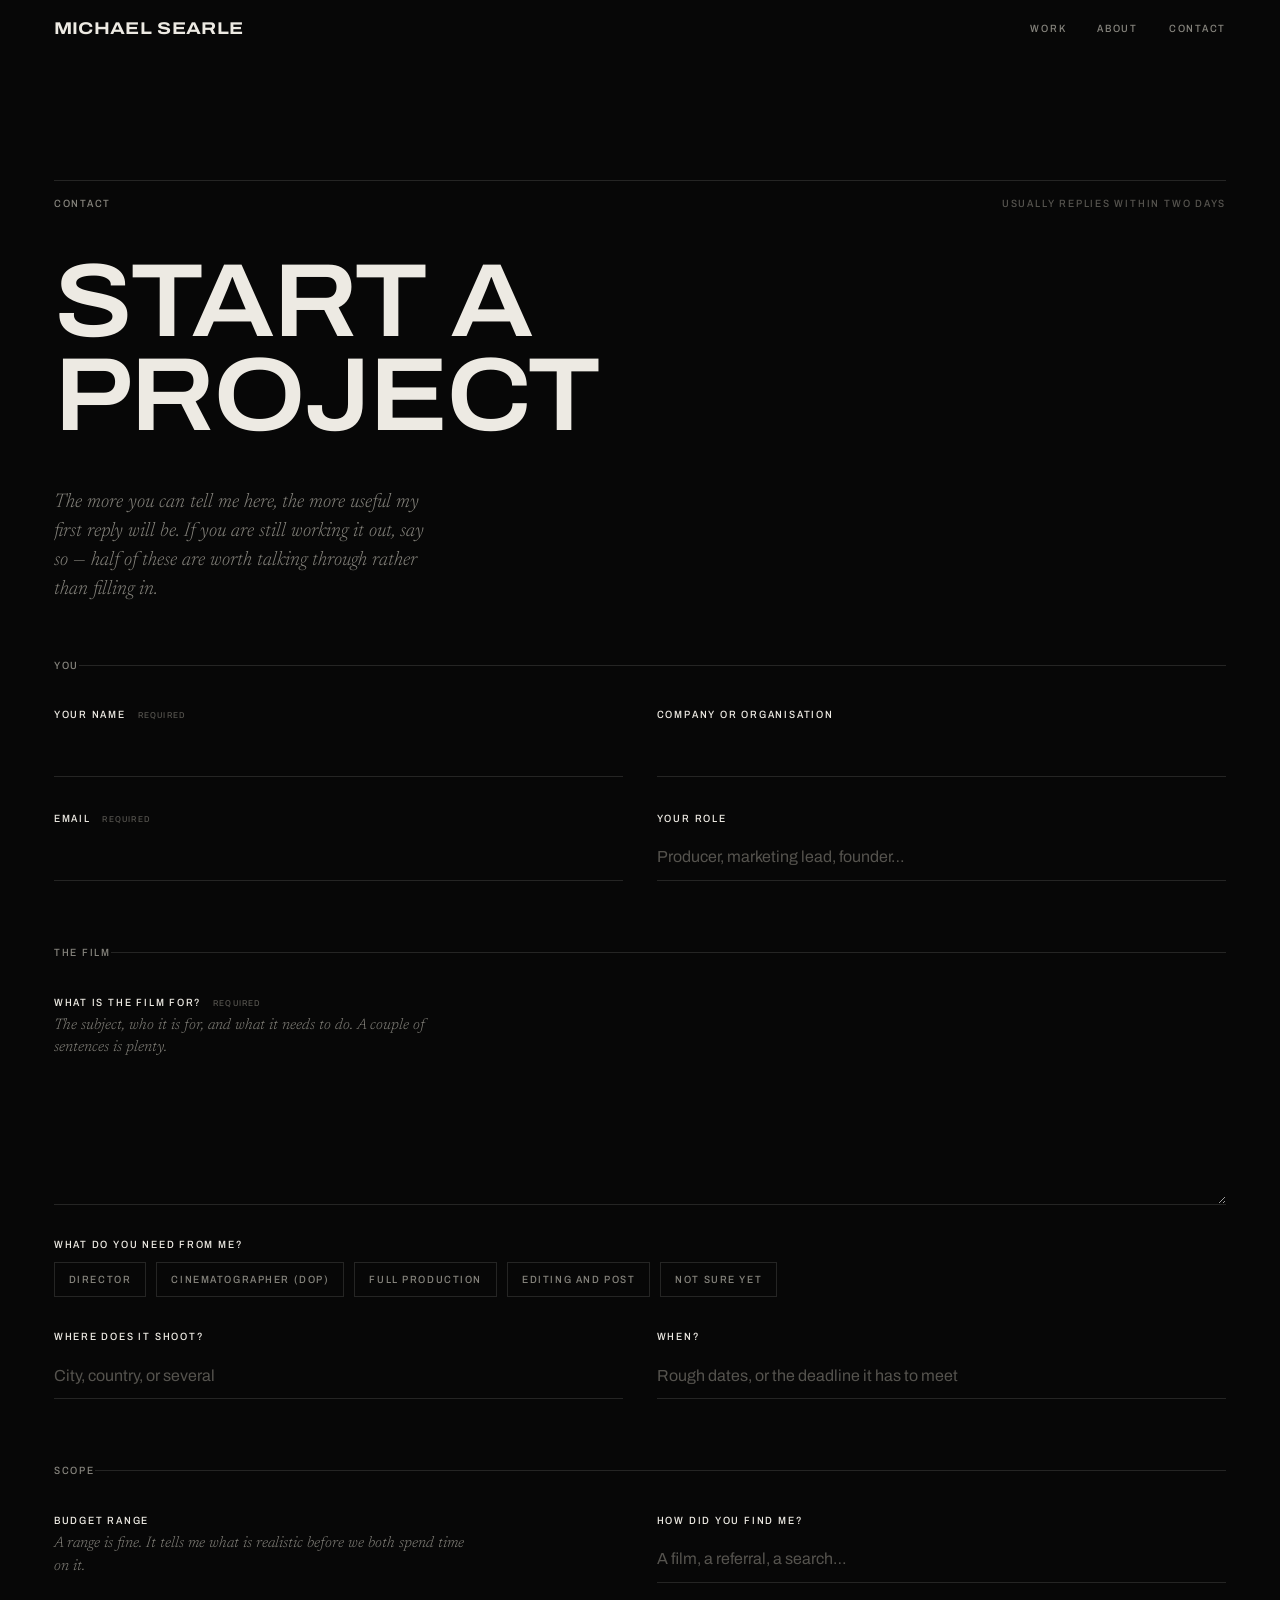
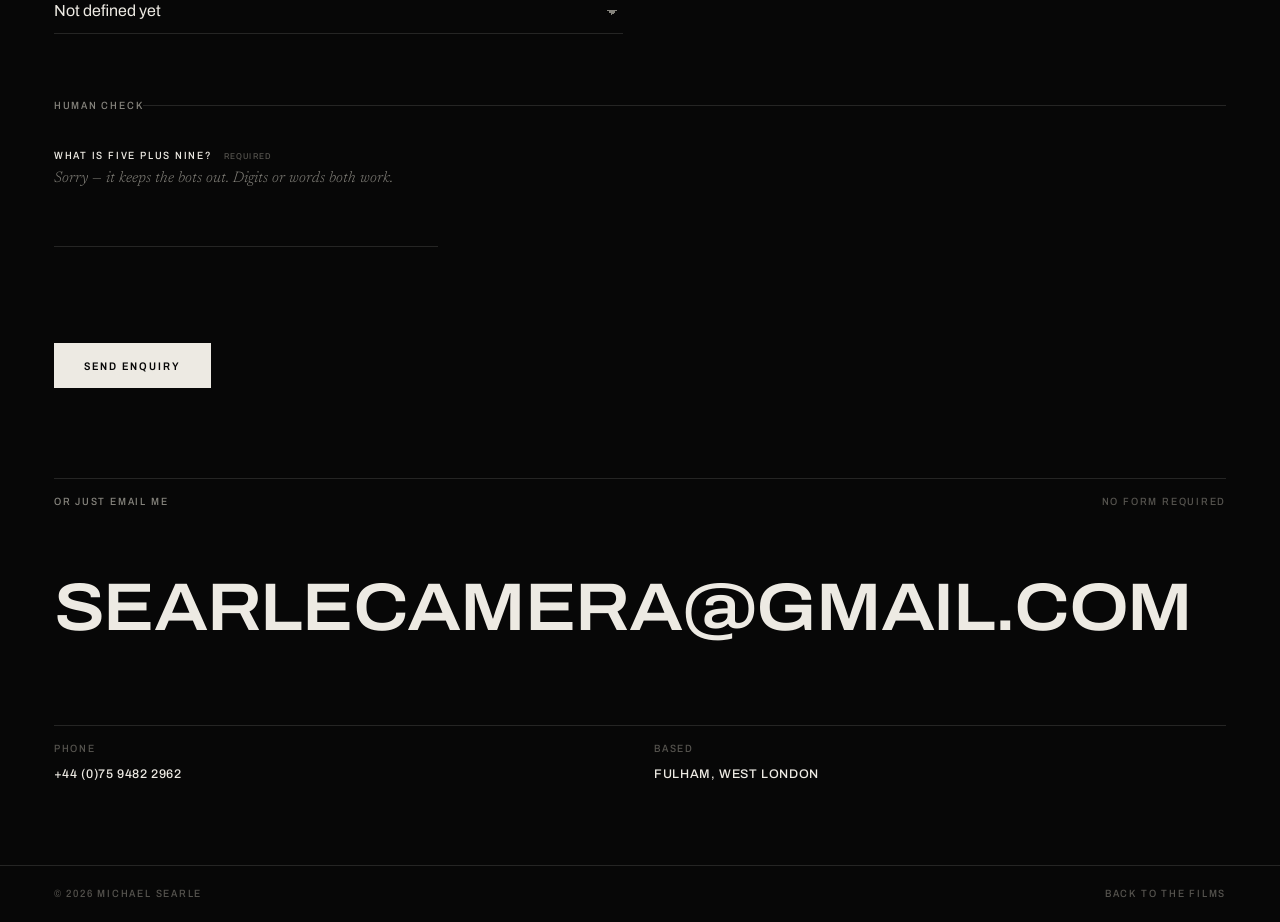
<file: contact.html>
<!doctype html>
<html lang="en" class="is-loading">
<head>
<meta charset="utf-8">
<meta name="viewport" content="width=device-width, initial-scale=1">
<title>Contact — Michael Searle</title>
<meta name="description" content="Start a project with Michael Searle, documentary director and cinematographer.">
<meta name="theme-color" content="#070707">

<meta property="og:type" content="website">
<meta property="og:site_name" content="Michael Searle">
<meta property="og:url" content="https://mikeysearle.github.io/contact.html">
<meta property="og:title" content="Contact — Michael Searle">
<meta property="og:description" content="Start a project with Michael Searle, documentary director and cinematographer.">
<meta property="og:image" content="https://mikeysearle.github.io/assets/img/share.jpg">
<meta property="og:image:width" content="1200">
<meta property="og:image:height" content="628">
<meta property="og:image:alt" content="Michael Searle">
<meta name="twitter:card" content="summary_large_image">
<meta name="twitter:image" content="https://mikeysearle.github.io/assets/img/share.jpg">

<link rel="icon" href="data:image/svg+xml,%3Csvg xmlns='http://www.w3.org/2000/svg' viewBox='0 0 32 32'%3E%3Crect width='32' height='32' fill='%23070707'/%3E%3Crect x='7' y='10' width='18' height='12' fill='none' stroke='%23EDEAE3' stroke-width='2'/%3E%3C/svg%3E">

<link rel="preconnect" href="https://fonts.googleapis.com">
<link rel="preconnect" href="https://fonts.gstatic.com" crossorigin>
<link href="https://fonts.googleapis.com/css2?family=Archivo:ital,wdth,wght@0,62..125,100..900;1,62..125,100..900&family=Newsreader:ital,opsz,wght@0,6..72,200..800;1,6..72,200..800&display=swap" rel="stylesheet">
<link rel="stylesheet" href="assets/css/site.css">
</head>
<body>

<a class="skip" href="#enquiry">Skip to the form</a>

<header class="masthead">
  <a class="wordmark" href="index.html">Michael&nbsp;Searle</a>
  <nav class="nav" aria-label="Primary">
    <a href="index.html#work">Work</a>
    <a href="index.html#about">About</a>
    <a href="contact.html" aria-current="page">Contact</a>
  </nav>
</header>

<main id="top" class="page">

  <section class="hero hero--page">
    <p class="rail">
      <span>Contact</span>
      <span class="rail__end">Usually replies within two days</span>
    </p>
    <h1 class="hero__line hero__line--page">
      <span class="rise"><span>Start a</span></span>
      <span class="rise"><span>Project</span></span>
    </h1>
    <p class="hero__note rise"><span>The more you can tell me here, the more useful my first reply
    will be. If you are still working it out, say so &mdash; half of these are worth talking through
    rather than filling in.</span></p>
  </section>

  <section id="enquiry" class="enquiry">
    <form class="form" id="enquiry-form" novalidate>

      <fieldset class="form__set">
        <legend class="form__legend">You</legend>

        <div class="form__grid">
          <p class="field">
            <label class="field__label" for="f-name">Your name <span class="field__req" aria-hidden="true">Required</span></label>
            <input class="field__input" id="f-name" name="name" type="text" autocomplete="name" required>
          </p>
          <p class="field">
            <label class="field__label" for="f-org">Company or organisation</label>
            <input class="field__input" id="f-org" name="organisation" type="text" autocomplete="organization">
          </p>
          <p class="field">
            <label class="field__label" for="f-email">Email <span class="field__req" aria-hidden="true">Required</span></label>
            <input class="field__input" id="f-email" name="email" type="email" autocomplete="email" required>
          </p>
          <p class="field">
            <label class="field__label" for="f-role">Your role</label>
            <input class="field__input" id="f-role" name="role" type="text" placeholder="Producer, marketing lead, founder…">
          </p>
        </div>
      </fieldset>

      <fieldset class="form__set">
        <legend class="form__legend">The film</legend>

        <p class="field">
          <label class="field__label" for="f-brief">What is the film for? <span class="field__req" aria-hidden="true">Required</span></label>
          <span class="field__hint">The subject, who it is for, and what it needs to do. A couple of sentences is plenty.</span>
          <textarea class="field__input field__input--area" id="f-brief" name="brief" rows="5" required></textarea>
        </p>

        <p class="field">
          <span class="field__label" id="need-label">What do you need from me?</span>
          <span class="checks" role="group" aria-labelledby="need-label">
            <label class="check"><input type="checkbox" name="need" value="Director"><span>Director</span></label>
            <label class="check"><input type="checkbox" name="need" value="Cinematographer (DOP)"><span>Cinematographer (DOP)</span></label>
            <label class="check"><input type="checkbox" name="need" value="Full production"><span>Full production</span></label>
            <label class="check"><input type="checkbox" name="need" value="Editing and post"><span>Editing and post</span></label>
            <label class="check"><input type="checkbox" name="need" value="Not sure yet"><span>Not sure yet</span></label>
          </span>
        </p>

        <div class="form__grid">
          <p class="field">
            <label class="field__label" for="f-where">Where does it shoot?</label>
            <input class="field__input" id="f-where" name="location" type="text" placeholder="City, country, or several">
          </p>
          <p class="field">
            <label class="field__label" for="f-when">When?</label>
            <input class="field__input" id="f-when" name="timing" type="text" placeholder="Rough dates, or the deadline it has to meet">
          </p>
        </div>
      </fieldset>

      <fieldset class="form__set">
        <legend class="form__legend">Scope</legend>

        <div class="form__grid">
          <p class="field">
            <label class="field__label" for="f-budget">Budget range</label>
            <span class="field__hint">A range is fine. It tells me what is realistic before we both spend time on it.</span>
            <select class="field__input field__input--select" id="f-budget" name="budget">
              <option value="Not defined yet">Not defined yet</option>
              <option value="Under £10,000">Under £10,000</option>
              <option value="£10,000 – £25,000">£10,000 – £25,000</option>
              <option value="£25,000 – £50,000">£25,000 – £50,000</option>
              <option value="£50,000 – £100,000">£50,000 – £100,000</option>
              <option value="£100,000+">£100,000+</option>
            </select>
          </p>
          <p class="field">
            <label class="field__label" for="f-heard">How did you find me?</label>
            <input class="field__input" id="f-heard" name="heard" type="text" placeholder="A film, a referral, a search…">
          </p>
        </div>
      </fieldset>

      <fieldset class="form__set form__set--check">
        <legend class="form__legend">Human check</legend>

        <p class="field field--narrow">
          <label class="field__label" for="f-human"><span id="human-question">Loading…</span> <span class="field__req" aria-hidden="true">Required</span></label>
          <span class="field__hint">Sorry — it keeps the bots out. Digits or words both work.</span>
          <input class="field__input" id="f-human" name="human" type="text" autocomplete="off" inputmode="numeric" required>
        </p>

        <!-- Honeypot: real people never see this, bots fill it in. -->
        <p class="trap" aria-hidden="true">
          <label for="f-website">Website</label>
          <input id="f-website" name="website" type="text" tabindex="-1" autocomplete="off">
        </p>
      </fieldset>

      <p class="form__error" id="form-error" role="alert" hidden></p>

      <div class="form__foot">
        <button class="submit" type="submit">Send enquiry</button>
        <span class="form__note" id="form-note"></span>
      </div>
    </form>

    <div class="sent" id="sent" hidden>
      <p class="sent__head">Thank you.</p>
      <p class="sent__body" id="sent-body"></p>
      <p class="sent__back"><a href="index.html">Back to the films</a></p>
    </div>
  </section>

  <section class="direct">
    <p class="rail">
      <span>Or just email me</span>
      <span class="rail__end">No form required</span>
    </p>
    <div class="contact__body">
      <a class="contact__mail" href="mailto:searlecamera@gmail.com">searlecamera@<wbr>gmail.com</a>
      <ul class="contact__links">
        <li><span class="contact__label">Phone</span><a href="tel:+447594822962">+44 (0)75 9482 2962</a></li>
        <li><span class="contact__label">Based</span><span>Fulham, West London</span></li>
      </ul>
    </div>
  </section>

</main>

<footer class="footer">
  <span>&copy; <span id="year">2026</span> Michael Searle</span>
  <a href="index.html">Back to the films</a>
</footer>

<script src="assets/js/contact.js"></script>
</body>
</html>
</file>
<file: assets/css/site.css>
/* ============================================================
   Michael Searle — documentary portfolio
   Palette rule: the page is monochrome. All colour comes from
   the film frames themselves, and only when you look at them.
   ============================================================ */

:root{
  --ink:       #070707;   /* page ground */
  --ink-lift:  #0e0e0e;   /* frame ground before an image loads */
  --paper:     #edeae3;   /* primary text, warm off-white */
  --haze:      #85837c;   /* secondary text */
  --haze-dim:  #55534e;   /* tertiary text, laurels */
  --rule:      rgba(237,234,227,.13);

  --gutter:    clamp(18px, 4.2vw, 68px);
  --band:      clamp(88px, 14vh, 190px);

  --f-display: 'Archivo', 'Helvetica Neue', Helvetica, Arial, sans-serif;
  --f-read:    'Newsreader', 'Iowan Old Style', 'Palatino Linotype', Georgia, serif;

  --ease:      cubic-bezier(.22,.61,.36,1);
  --wide:      112;       /* Archivo wdth axis, display role */
  --narrow:    86;        /* Archivo wdth axis, utility role */
}

*,*::before,*::after{ box-sizing:border-box; }

html{
  background:var(--ink);
  -webkit-text-size-adjust:100%;
  scroll-behavior:smooth;
  scroll-padding-top:96px;
}

body{
  margin:0;
  background:var(--ink);
  color:var(--paper);
  font-family:var(--f-display);
  font-size:16px;
  line-height:1.5;
  -webkit-font-smoothing:antialiased;
  text-rendering:optimizeLegibility;
  overflow-x:clip;
}

img{ display:block; max-width:100%; height:auto; }
button{ font:inherit; color:inherit; background:none; border:0; padding:0; cursor:pointer; }
a{ color:inherit; text-decoration:none; }

::selection{ background:var(--paper); color:var(--ink); }

:focus-visible{
  outline:1px solid var(--paper);
  outline-offset:5px;
}

/* ---------- shared type roles ---------- */

.rail,
.nav a,
.film__laurel,
.hud,
.ledger__row,
.contact__links,
.footer,
.viewer__close,
.film__cue{
  font-variation-settings:'wdth' var(--narrow);
  font-weight:500;
  font-size:10.5px;
  letter-spacing:.17em;
  text-transform:uppercase;
}

.skip{
  position:absolute; left:-9999px; top:0; z-index:200;
  background:var(--paper); color:var(--ink);
  padding:12px 18px; letter-spacing:.14em; text-transform:uppercase; font-size:11px;
}
.skip:focus{ left:12px; top:12px; }

/* ---------- masthead ---------- */

.masthead{
  position:fixed; inset:0 0 auto 0; z-index:60;
  display:flex; align-items:center; justify-content:space-between;
  gap:24px;
  padding:20px var(--gutter);
  transition:background .4s var(--ease), border-color .4s var(--ease), padding .4s var(--ease);
  border-bottom:1px solid transparent;
}
.masthead.is-stuck{
  background:rgba(7,7,7,.82);
  backdrop-filter:blur(14px);
  -webkit-backdrop-filter:blur(14px);
  border-bottom-color:var(--rule);
  padding-top:14px; padding-bottom:14px;
}

.wordmark{
  font-variation-settings:'wdth' 120;
  font-weight:700;
  font-size:clamp(13px, 1.35vw, 17px);
  letter-spacing:.02em;
  text-transform:uppercase;
  line-height:1;
}

.nav{ display:flex; gap:clamp(16px, 2.4vw, 38px); }
.nav a{ color:var(--haze); transition:color .3s var(--ease); }
.nav a:hover, .nav a:focus-visible{ color:var(--paper); }

/* ---------- section marker ---------- */

.rail{
  display:flex; justify-content:space-between; align-items:baseline; gap:20px;
  margin:0 0 clamp(34px, 5vw, 72px);
  padding-top:15px;
  border-top:1px solid var(--rule);
  color:var(--haze);
}
.rail__end{ color:var(--haze-dim); text-align:right; }

/* ---------- hero ---------- */

.hero{
  padding:clamp(140px, 20vh, 230px) var(--gutter) clamp(56px, 9vh, 110px);
}

.hero .rail{ margin-bottom:clamp(24px, 3.4vw, 46px); }

.hero__line{
  margin:0;
  font-variation-settings:'wdth' var(--wide);
  font-weight:600;
  font-size:min(9.4rem, calc((100vw - 2 * var(--gutter) - 14px) / 11.6));
  line-height:.88;
  letter-spacing:-.022em;
  text-transform:uppercase;
}

.hero__note{
  margin:clamp(26px, 3.6vw, 46px) 0 0;
  max-width:34ch;
  font-family:var(--f-read);
  font-style:italic;
  font-weight:300;
  font-size:clamp(1.02rem, 1.55vw, 1.35rem);
  line-height:1.45;
  color:var(--haze);
}

/* load-in */
.rise{ display:block; overflow:hidden; }
.rise > span{
  display:block;
  transform:translateY(110%);
  transition:transform 1.05s var(--ease);
}
html:not(.is-loading) .rise > span{ transform:none; }
.hero__line .rise:nth-child(1) > span{ transition-delay:.06s; }
.hero__line .rise:nth-child(2) > span{ transition-delay:.14s; }
.hero__line .rise:nth-child(3) > span{ transition-delay:.22s; }
.hero__note.rise > span{ transition-delay:.34s; }

.hero .rail{
  opacity:0;
  transition:opacity .9s var(--ease) .1s;
}
html:not(.is-loading) .hero .rail{ opacity:1; }

/* ---------- the contact sheet ---------- */

.work{ padding:0 var(--gutter) var(--band); }

.grid{
  display:grid;
  grid-template-columns:repeat(12, 1fr);
  gap:clamp(46px, 6vw, 120px) clamp(20px, 2.8vw, 52px);
  align-items:start;
}

.film{
  grid-column:span var(--span, 6);
  margin-top:calc(var(--push, 0) * 1px);
  opacity:0;
  transform:translateY(14px);
  transition:opacity .9s var(--ease), transform .9s var(--ease);
}
.film.is-in{ opacity:1; transform:none; }

.film__trigger{
  display:block; width:100%; text-align:left;
}

/* Most of the films are finished at 2.35:1, so YouTube's 16:9 stills arrive
   letterboxed. Cropping the frame to scope drops the bars exactly and gives
   the whole grid one ratio. A 16:9 film added later is cropped to match. */
.film__frame{
  position:relative;
  display:block;
  aspect-ratio:2.35 / 1;
  overflow:hidden;
  background:var(--ink-lift);
}

/* the developing effect: colour is the reward for looking */
.film__still{
  width:100%; height:100%;
  object-fit:cover;
  /* --focus moves the 2.35:1 crop up or down the still, per card. */
  object-position:50% var(--focus, 50%);
  filter:grayscale(1) contrast(1.06) brightness(.58);
  transform:scale(1.012);
  transition:filter .75s var(--ease), transform 1.4s var(--ease);
}
.film:hover .film__still,
.film__trigger:focus-visible .film__still{
  filter:grayscale(0) contrast(1) brightness(1);
  transform:scale(1.03);
}

.film__stage{
  position:absolute; inset:0;
  opacity:0;
  pointer-events:none;
  transition:opacity .7s var(--ease);
}
.film__stage.is-live{ opacity:1; }
/* The player keeps its own 16:9 box and overflows the frame, so a 2:1 film
   lands exactly inside the crop and the player's chrome sits outside it. */
.film__stage iframe{
  position:absolute; top:50%; left:50%;
  width:100%; height:auto;
  aspect-ratio:16 / 9;
  transform:translate(-50%,-50%) scale(1.02);
  border:0;
}

.film__cue{
  position:absolute; left:14px; bottom:14px; z-index:2;
  padding:7px 12px 6px;
  background:var(--paper); color:var(--ink);
  opacity:0; transform:translateY(6px);
  transition:opacity .4s var(--ease), transform .4s var(--ease);
}
.film:hover .film__cue,
.film__trigger:focus-visible .film__cue{ opacity:1; transform:none; }

.film__slate{
  display:block;
  padding-top:16px;
}

.film__client{
  display:block;
  font-variation-settings:'wdth' var(--wide);
  font-weight:600;
  font-size:clamp(1.05rem, 1.55vw, 1.7rem);
  line-height:1.1;
  letter-spacing:-.005em;
  text-transform:uppercase;
}

.film__title{
  display:block;
  margin-top:3px;
  font-family:var(--f-read);
  font-style:italic;
  font-weight:300;
  font-size:clamp(.95rem, 1.12vw, 1.15rem);
  line-height:1.35;
  color:var(--haze);
}

/* only on films that won something — the asymmetry is the information */
.film__laurel{
  display:inline-block;
  margin-top:11px;
  padding-top:9px;
  border-top:1px solid var(--rule);
  color:var(--haze-dim);
  font-size:9.5px;
}

/* ---------- about ---------- */

.about{ padding:0 var(--gutter) var(--band); }

.about__body{
  display:grid;
  grid-template-columns:minmax(0,6fr) minmax(0,5fr);
  gap:clamp(28px, 4.6vw, 88px);
  align-items:start;
}

/* Black and white until you hover it, same rule as the films. */
.portrait{ margin:0; overflow:hidden; }
.portrait img{
  width:100%;
  aspect-ratio:3 / 2;
  object-fit:cover;
  filter:grayscale(1) contrast(1.04) brightness(.78);
  transform:scale(1.004);
  transition:filter .8s var(--ease), transform 1.4s var(--ease);
}
.portrait:hover img{
  filter:grayscale(0) contrast(1) brightness(1);
  transform:scale(1.02);
}

@media (min-width:821px){
  .portrait{ position:sticky; top:96px; }
}

.prose{
  max-width:56ch;
  font-family:var(--f-read);
  font-weight:300;
  font-size:clamp(1.02rem, 1.22vw, 1.22rem);
  line-height:1.65;
  color:var(--haze);
}
.prose p{ margin:0 0 1.15em; }
.prose p:last-child{ margin-bottom:0; }
.prose__lead{
  font-size:clamp(1.28rem, 2.1vw, 2rem);
  line-height:1.32;
  color:var(--paper);
  margin-bottom:1.1em !important;
}

/* ---------- awards ledger ---------- */

.awards{ padding:0 var(--gutter) var(--band); }

.ledger{ list-style:none; margin:0; padding:0; }

.ledger__row{
  display:grid;
  grid-template-columns:minmax(88px,1fr) minmax(0,2.4fr) minmax(0,3fr) minmax(0,2fr);
  gap:16px clamp(14px, 2.2vw, 40px);
  align-items:baseline;
  padding:clamp(18px, 2.4vw, 30px) 0;
  border-bottom:1px solid var(--rule);
  color:var(--haze);
}
.ledger__row:first-child{ border-top:1px solid var(--rule); }

/* metal is signalled by brightness, not by colour: gold brightest, then
   silver at the default, then bronze */
.ledger__metal{ color:var(--haze); }
.ledger__metal--gold{ color:var(--paper); }
.ledger__metal--bronze{ color:var(--haze-dim); }

.ledger__project{ color:var(--paper); }
.ledger__role{ color:var(--haze-dim); text-align:right; }

.tbc{
  display:inline-block;
  margin-left:8px;
  font-size:8.5px;
  font-style:normal;
  letter-spacing:.14em;
  color:var(--haze-dim);
  border:1px solid var(--rule);
  padding:2px 5px 1px;
  vertical-align:1px;
}

/* ---------- team ---------- */

.team{ padding:0 var(--gutter) var(--band); }

.crew{
  list-style:none; margin:0; padding:0;
  display:grid;
  grid-template-columns:repeat(3, minmax(0,1fr));
  gap:clamp(14px, 3vw, 56px);
}

.crew__member{ display:block; }

.crew__photo{
  display:block;
  width:min(100%, 210px);
  aspect-ratio:1;
  border-radius:50%;
  overflow:hidden;
  background:var(--ink-lift);
}
.crew__photo img{
  width:100%; height:100%;
  object-fit:cover;
  /* same rule as the films: monochrome until you look at it */
  filter:grayscale(1) contrast(1.04) brightness(.72);
  transform:scale(1.01);
  transition:filter .8s var(--ease), transform 1.4s var(--ease);
}
.crew__member:hover .crew__photo img{
  filter:grayscale(0) contrast(1) brightness(1);
  transform:scale(1.05);
}

.crew__name{
  display:block;
  margin-top:clamp(12px, 1.6vw, 20px);
  font-variation-settings:'wdth' var(--wide);
  font-weight:600;
  font-size:clamp(.82rem, 1.15vw, 1.22rem);
  line-height:1.15;
  letter-spacing:-.004em;
  text-transform:uppercase;
}

.crew__role{
  display:block;
  margin-top:4px;
  font-family:var(--f-read);
  font-style:italic;
  font-weight:300;
  font-size:clamp(.78rem, .95vw, 1.05rem);
  line-height:1.35;
  color:var(--haze);
}

/* ---------- contact ---------- */

.contact{ padding:0 var(--gutter) clamp(70px, 10vh, 130px); }

/* The email is sized to fill the page width. If you swap in a longer
   address, drop the divisor below until it fits on one line again. */
.contact__mail{
  display:inline-block;
  font-variation-settings:'wdth' var(--wide);
  font-weight:600;
  font-size:min(6.2rem, calc((100vw - 2 * var(--gutter) - 14px) / 17.2));
  line-height:1;
  letter-spacing:-.02em;
  text-transform:uppercase;
  overflow-wrap:anywhere;
  background-image:linear-gradient(var(--paper),var(--paper));
  background-repeat:no-repeat;
  background-position:0 100%;
  background-size:0 1px;
  transition:background-size .55s var(--ease);
}
.contact__mail:hover,
.contact__mail:focus-visible{ background-size:100% 1px; }

.contact__cta{
  margin:clamp(26px, 3vw, 40px) 0 0;
  font-variation-settings:'wdth' var(--narrow);
  font-weight:500;
  font-size:11px;
  letter-spacing:.17em;
  text-transform:uppercase;
}
.contact__cta a{
  border-bottom:1px solid var(--rule);
  padding-bottom:6px;
  transition:border-color .3s var(--ease), color .3s var(--ease);
}
.contact__cta a:hover{ border-bottom-color:var(--paper); }

.contact__links{
  list-style:none;
  margin:clamp(46px, 6.5vw, 92px) 0 0;
  padding:0;
  display:grid;
  /* one equal column per item, however many there are */
  grid-auto-flow:column;
  grid-auto-columns:minmax(0, 1fr);
  gap:clamp(14px, 2.2vw, 36px);
  border-top:1px solid var(--rule);
}
.contact__links li{
  display:flex;
  flex-direction:column;
  gap:9px;
  padding-top:15px;
  color:var(--paper);
}
.contact__label{ color:var(--haze-dim); }
.contact__links li > :last-child{
  font-variation-settings:'wdth' 100;
  font-size:12.5px;
  letter-spacing:.05em;
}
.contact__links a{ transition:color .3s var(--ease); }
.contact__links a:hover{ color:var(--haze); }

/* ---------- footer ---------- */

.footer{
  display:flex; justify-content:space-between; gap:20px;
  padding:20px var(--gutter);
  border-top:1px solid var(--rule);
  color:var(--haze-dim);
}
.footer a:hover{ color:var(--paper); }

/* ---------- index readout ---------- */

.hud{
  position:fixed; left:var(--gutter); bottom:18px; z-index:55;
  margin:0;
  display:flex; gap:10px;
  color:var(--haze-dim);
  mix-blend-mode:difference;
  transition:opacity .4s var(--ease);
}
.hud__value{ color:var(--paper); font-variant-numeric:tabular-nums; }
.hud.is-hidden{ opacity:0; }

/* ---------- viewer ---------- */

.viewer{
  position:fixed; inset:0; z-index:100;
  display:grid; place-items:center;
  padding:clamp(16px, 5vw, 64px);
  background:rgba(4,4,4,.975);
  backdrop-filter:blur(10px);
  -webkit-backdrop-filter:blur(10px);
  opacity:0;
  transition:opacity .45s var(--ease);
}
.viewer[hidden]{ display:none; }
.viewer.is-open{ opacity:1; }

.viewer__stage{ width:100%; max-width:min(100%, 160vh); }

.viewer__ratio{
  position:relative;
  aspect-ratio:16 / 9;
  background:#000;
}
.viewer__ratio iframe{
  position:absolute; inset:0;
  width:100%; height:100%;
  border:0;
}

.viewer__slate{
  margin:16px 0 0;
  font-variation-settings:'wdth' var(--narrow);
  font-size:10.5px; letter-spacing:.17em; text-transform:uppercase;
  color:var(--haze);
}
.viewer__slate b{ color:var(--paper); font-weight:500; }

.viewer__role{
  display:block;
  margin-top:8px;
  color:var(--haze-dim);
  letter-spacing:.15em;
}

.viewer__close{
  position:absolute; top:clamp(16px,3vw,34px); right:clamp(16px,4vw,44px);
  color:var(--haze);
  transition:color .3s var(--ease);
}
.viewer__close:hover{ color:var(--paper); }

body.is-locked{ overflow:hidden; }

/* ============================================================
   Contact page
   ============================================================ */

.page{ display:block; }

.hero--page{ padding-bottom:clamp(40px, 6vh, 76px); }
.hero--page .hero__line{
  font-size:clamp(2.4rem, 9vw, 6.5rem);
  line-height:.9;
}

.enquiry{ padding:0 var(--gutter) clamp(70px, 10vh, 120px); }

.form[hidden], .sent[hidden], .form__error[hidden]{ display:none; }

.form__set{
  border:0;
  border-top:1px solid var(--rule);
  margin:0 0 clamp(38px, 5vw, 64px);
  padding:clamp(22px, 3vw, 34px) 0 0;
}

.form__legend{
  padding:0;
  font-variation-settings:'wdth' var(--narrow);
  font-weight:500;
  font-size:10.5px;
  letter-spacing:.17em;
  text-transform:uppercase;
  color:var(--haze);
}

.form__grid{
  display:grid;
  grid-template-columns:repeat(2, minmax(0,1fr));
  gap:clamp(20px, 2.6vw, 40px);
}

.field{ display:block; margin:0 0 clamp(20px, 2.6vw, 32px); }
.form__grid .field{ margin-bottom:0; }
.field--narrow{ max-width:24rem; }

.field__label{
  display:block;
  margin-bottom:9px;
  font-variation-settings:'wdth' var(--narrow);
  font-weight:500;
  font-size:10.5px;
  letter-spacing:.17em;
  text-transform:uppercase;
  color:var(--paper);
}

.field__req{
  margin-left:8px;
  font-size:8.5px;
  letter-spacing:.14em;
  color:var(--haze-dim);
}

.field__hint{
  display:block;
  margin:-4px 0 11px;
  max-width:46ch;
  font-family:var(--f-read);
  font-style:italic;
  font-weight:300;
  font-size:.95rem;
  line-height:1.45;
  color:var(--haze);
}

.field__input{
  display:block;
  width:100%;
  padding:11px 0;
  border:0;
  border-bottom:1px solid var(--rule);
  border-radius:0;
  background:none;
  color:var(--paper);
  font-family:var(--f-display);
  font-variation-settings:'wdth' 100;
  font-size:1rem;
  line-height:1.4;
  transition:border-color .3s var(--ease);
  -webkit-appearance:none;
  appearance:none;
}
.field__input::placeholder{ color:var(--haze-dim); }
.field__input:hover{ border-bottom-color:rgba(237,234,227,.28); }
.field__input:focus{
  outline:none;
  border-bottom-color:var(--paper);
}
.field__input--area{ resize:vertical; min-height:8em; }
.field__input--select{
  cursor:pointer;
  background-image:linear-gradient(45deg,transparent 50%,var(--haze) 50%),
                   linear-gradient(135deg,var(--haze) 50%,transparent 50%);
  background-position:calc(100% - 11px) 1.35em, calc(100% - 6px) 1.35em;
  background-size:5px 5px, 5px 5px;
  background-repeat:no-repeat;
  padding-right:26px;
}
.field__input--select option{ background:var(--ink); color:var(--paper); }

/* checkboxes */
.checks{ display:flex; flex-wrap:wrap; gap:10px; }
.check{ display:inline-flex; }
.check input{
  position:absolute;
  opacity:0;
  width:1px; height:1px;
}
.check span{
  display:inline-block;
  padding:9px 14px 8px;
  border:1px solid var(--rule);
  color:var(--haze);
  font-variation-settings:'wdth' var(--narrow);
  font-weight:500;
  font-size:10.5px;
  letter-spacing:.15em;
  text-transform:uppercase;
  cursor:pointer;
  transition:border-color .3s var(--ease), color .3s var(--ease), background .3s var(--ease);
}
.check:hover span{ border-color:rgba(237,234,227,.3); color:var(--paper); }
.check input:checked + span{ background:var(--paper); border-color:var(--paper); color:var(--ink); }
.check input:focus-visible + span{ outline:1px solid var(--paper); outline-offset:3px; }

/* honeypot: off-screen, never announced, never tabbed to */
.trap{
  position:absolute;
  left:-9999px;
  width:1px; height:1px;
  overflow:hidden;
}

.form__error{
  margin:0 0 22px;
  padding:12px 15px;
  border:1px solid var(--rule);
  border-left:2px solid var(--paper);
  font-family:var(--f-read);
  font-size:.98rem;
  color:var(--paper);
}

.form__foot{ display:flex; align-items:center; flex-wrap:wrap; gap:18px; }

.submit{
  padding:15px 30px 14px;
  background:var(--paper);
  color:var(--ink);
  font-variation-settings:'wdth' var(--narrow);
  font-weight:600;
  font-size:11px;
  letter-spacing:.18em;
  text-transform:uppercase;
  transition:opacity .3s var(--ease);
}
.submit:hover{ opacity:.82; }
.submit:disabled{ opacity:.45; cursor:default; }

.form__note{
  font-variation-settings:'wdth' var(--narrow);
  font-size:10.5px;
  letter-spacing:.15em;
  text-transform:uppercase;
  color:var(--haze-dim);
}

.sent{ max-width:44rem; }
.sent__head{
  margin:0 0 14px;
  font-variation-settings:'wdth' var(--wide);
  font-weight:600;
  font-size:clamp(1.7rem, 4vw, 3rem);
  line-height:1;
  letter-spacing:-.02em;
  text-transform:uppercase;
}
.sent__body{
  margin:0 0 26px;
  font-family:var(--f-read);
  font-weight:300;
  font-size:clamp(1rem, 1.2vw, 1.2rem);
  line-height:1.6;
  color:var(--haze);
}
.sent__back a{
  font-variation-settings:'wdth' var(--narrow);
  font-size:10.5px;
  letter-spacing:.17em;
  text-transform:uppercase;
  border-bottom:1px solid var(--rule);
  padding-bottom:5px;
}
.sent__back a:hover{ border-bottom-color:var(--paper); }

.direct{ padding:0 var(--gutter) clamp(60px, 9vh, 110px); }

/* ============================================================
   Responsive
   ============================================================ */

@media (max-width:1180px){
  .grid{ grid-template-columns:repeat(2, 1fr); gap:clamp(38px,5vw,70px) clamp(18px,2.6vw,36px); }
  .film{ grid-column:span 1; margin-top:0; }
  .hud{ display:none; }
}

@media (max-width:820px){
  html{ scroll-padding-top:74px; }

  .grid{ grid-template-columns:1fr; gap:44px; }

  .hero{ padding-top:clamp(112px, 22vh, 170px); }
  .hero__line{
    font-variation-settings:'wdth' 96;
    font-size:min(4.8rem, calc((100vw - 2 * var(--gutter) - 8px) / 9.75));
    letter-spacing:-.012em;
  }
  .hero__note{ max-width:none; }

  .about__body{ grid-template-columns:1fr; }

  .portrait img{ aspect-ratio:3 / 2; }

  .ledger__row{
    grid-template-columns:1fr auto;
    gap:4px 18px;
    padding:18px 0;
  }
  .ledger__metal{ order:1; }
  .ledger__role{ order:2; text-align:right; }
  .ledger__project{ order:3; grid-column:1 / -1; margin-top:6px; }
  .ledger__award{ order:4; grid-column:1 / -1; }

  .form__grid{ grid-template-columns:1fr; }
  .form__grid .field{ margin-bottom:0; }
  .field--narrow{ max-width:none; }

  .crew{ gap:12px; }
  .crew__name{ font-size:11.5px; letter-spacing:0; }
  .crew__role{ font-size:11.5px; line-height:1.3; }

  .contact__mail{
    font-variation-settings:'wdth' 96;
    font-size:min(3.4rem, calc((100vw - 2 * var(--gutter) - 8px) / 9));
  }

  .contact__links{
    grid-auto-flow:row;
    grid-auto-columns:auto;
    gap:0;
  }
  .contact__links li{
    flex-direction:row;
    justify-content:space-between;
    align-items:baseline;
    gap:18px;
    padding:13px 0;
    border-bottom:1px solid var(--rule);
  }
  .contact__links li > :last-child{ text-align:right; }

  .footer{ font-size:9.5px; }
}

@media (max-width:520px){
  .rail{ font-size:9.5px; letter-spacing:.14em; }
  .nav{ gap:15px; }
  .nav a{ font-size:9.5px; letter-spacing:.12em; }
}

/* touch devices: no hover previews, so the frames sit developed */
/* Touch devices have no cursor, so the frames develop by position instead:
   site.js writes --dev (0 monochrome, 1 full colour) as they pass the middle
   of the screen. The filters interpolate on it, so the change is continuous
   rather than a switch, and no transition is wanted on top of it. */
@media (hover:none){
  .film .film__still,
  .film:hover .film__still,
  .film__trigger:focus-visible .film__still{
    filter:grayscale(calc(1 - var(--dev, 0)))
           contrast(calc(1.06 - .06 * var(--dev, 0)))
           brightness(calc(.52 + .48 * var(--dev, 0)));
    transform:scale(calc(1.012 + .018 * var(--dev, 0)));
    transition:none;
  }

  .portrait img,
  .portrait:hover img{
    filter:grayscale(calc(1 - var(--dev, 0)))
           contrast(calc(1.04 - .04 * var(--dev, 0)))
           brightness(calc(.66 + .34 * var(--dev, 0)));
    transform:none;
    transition:none;
  }

  .film__cue{ opacity:1; transform:none; }

  .crew__photo img,
  .crew__member:hover .crew__photo img{
    filter:grayscale(calc(1 - var(--dev, 0)))
           contrast(calc(1.04 - .04 * var(--dev, 0)))
           brightness(calc(.66 + .34 * var(--dev, 0)));
    transform:none;
    transition:none;
  }
}

/* ============================================================
   Reduced motion
   ============================================================ */

@media (prefers-reduced-motion:reduce){
  html{ scroll-behavior:auto; }
  *,*::before,*::after{
    animation-duration:.01ms !important;
    animation-iteration-count:1 !important;
    transition-duration:.01ms !important;
    scroll-behavior:auto !important;
  }
  .rise > span{ transform:none; }
  .film{ opacity:1; transform:none; }
  .hero .rail{ opacity:1; }
  .film__still,
  .portrait img,
  .crew__photo img{ transform:none; }
}

/* graceful fallback if the variable width axis is unavailable */
@supports not (font-variation-settings:'wdth' 100){
  .hero__line,.wordmark,.film__client,.contact__mail{ letter-spacing:.005em; }
}
</file>
